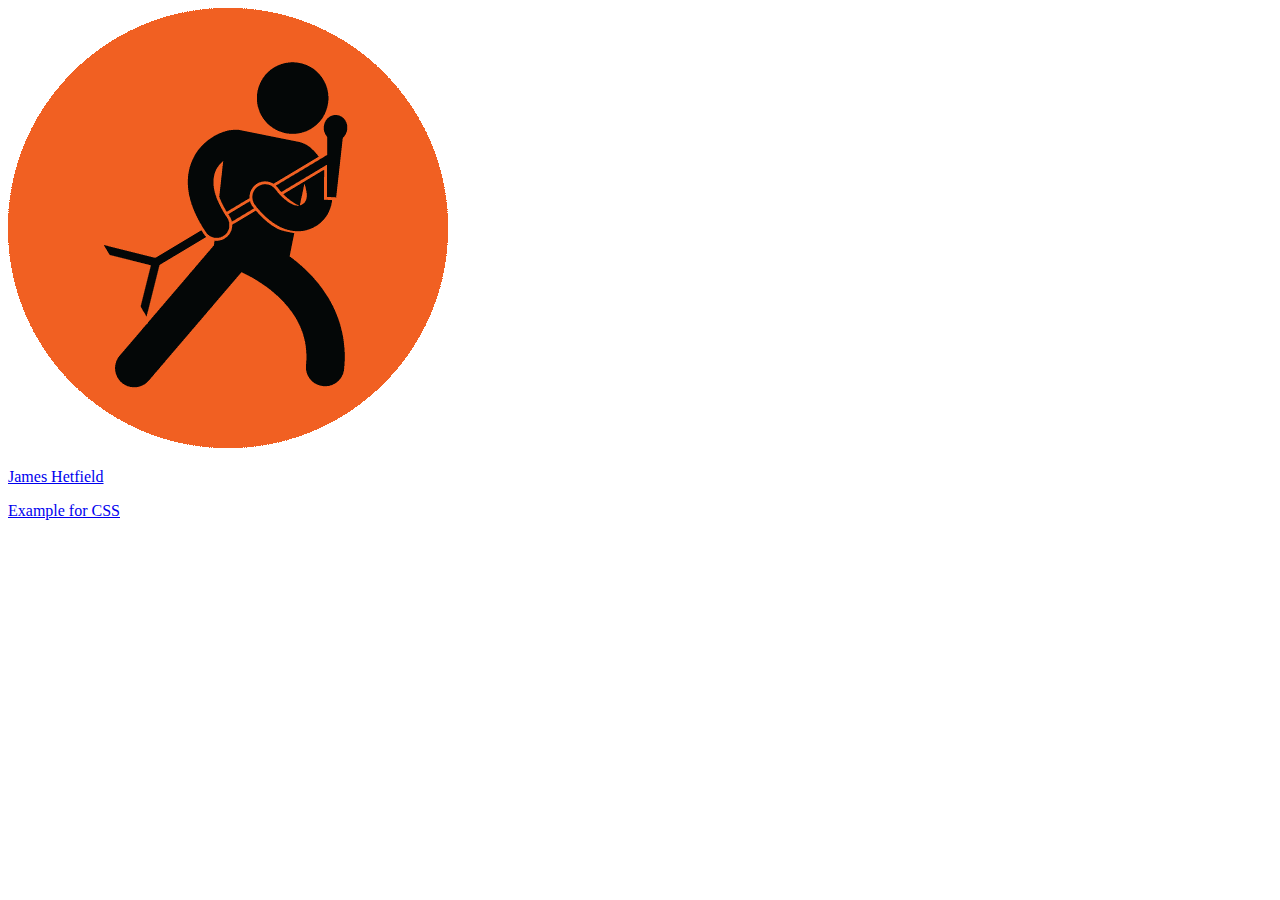
<file: index.html>
<!DOCTYPE html>
<html lang="en">
<head>
    <meta charset="UTF-8">
    <meta name="viewport" content="width=device-width, initial-scale=1.0">
    <meta http-equiv="X-UA-Compatible" content="ie=edge">
    <title>Documentaries</title>
</head>
<body>
    <img src="images/artist.png" alt="Frontmen">
    <p><a href="new.html">James Hetfield</a></p>
    <p><a href="example.html">Example for CSS</a></p>
</body>
</html>
</file>
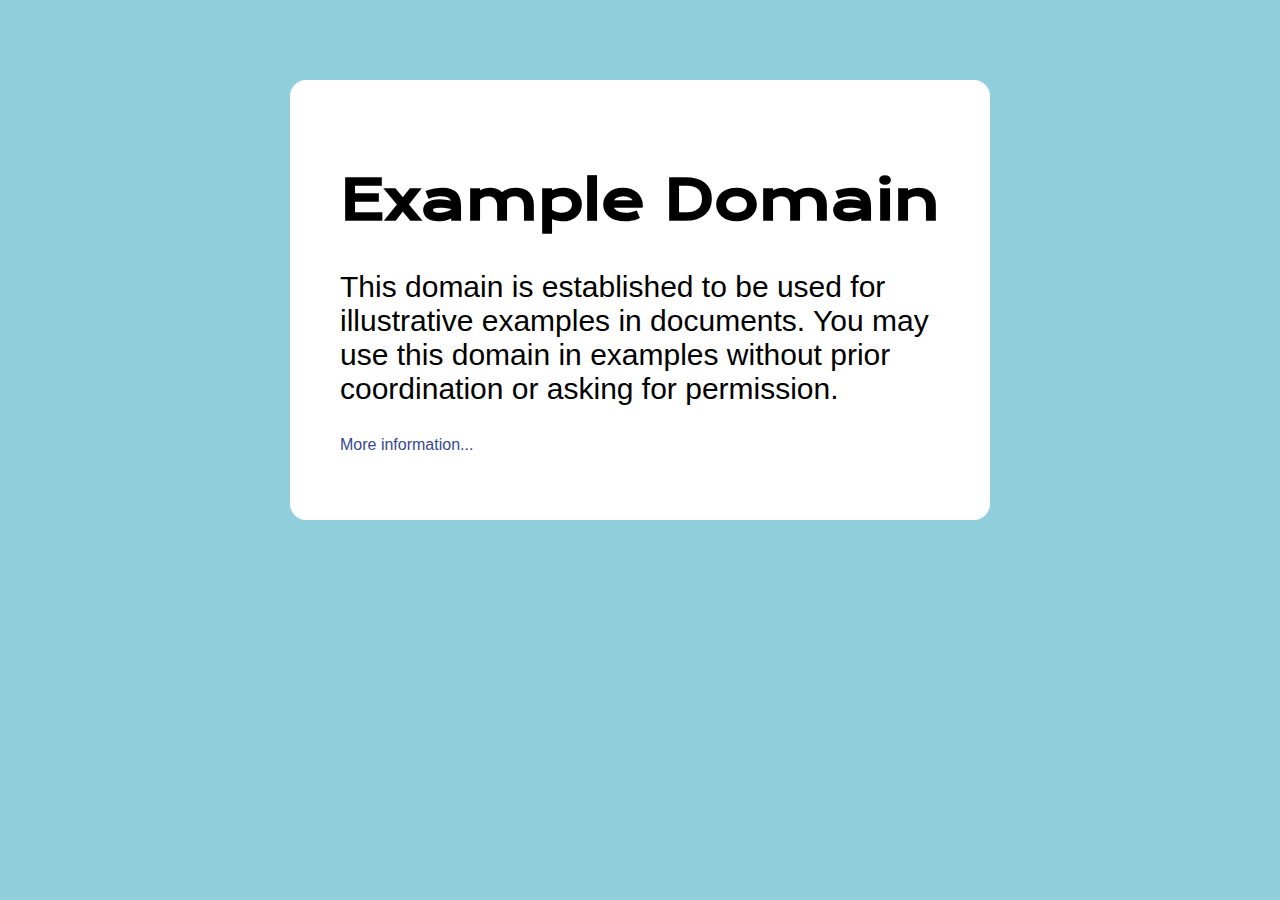
<file: example.html>
<!doctype html>
<html>
<head>
    <title>Example Domain</title>

    <meta charset="utf-8" />
    <meta http-equiv="Content-type" content="text/html; charset=utf-8" />
    <meta name="viewport" content="width=device-width, initial-scale=1" />
    <link href="https://fonts.googleapis.com/css?family=Krona+One" rel="stylesheet">
    <style type="text/css">
    body {
        background-color: #189bb37a;
        margin: 0;
        padding: 0;
        font-family: sans-serif;
        
    }

    h1 {
        font-family: 'Krona One', sans-serif;
        font-size: 54px;
        text-align: center;
    }
    div {
        width: 600px;
        margin: 5em auto;
        padding: 50px;
        background-color: #fff;
        border-radius: 1em;
    }
    a:link, a:visited {
        color: #38488f;
        text-decoration: none;
    }
    @media (max-width: 700px) {
        body {
            background-color: #fff;
        }
        div {
            width: auto;
            margin: 0 auto;
            border-radius: 0;
            padding: 1em;
        }
    }
    .first {font-size: 30px;
    }

    </style>    
</head>

<body>
<div>
    <h1>Example Domain</h1>
    <p class="first">This domain is established to be used for illustrative examples in documents. You may use this
    domain in examples without prior coordination or asking for permission.</p>
    <p><a href="http://www.iana.org/domains/example">More information...</a></p>
</div>
</body>
</html>
</file>
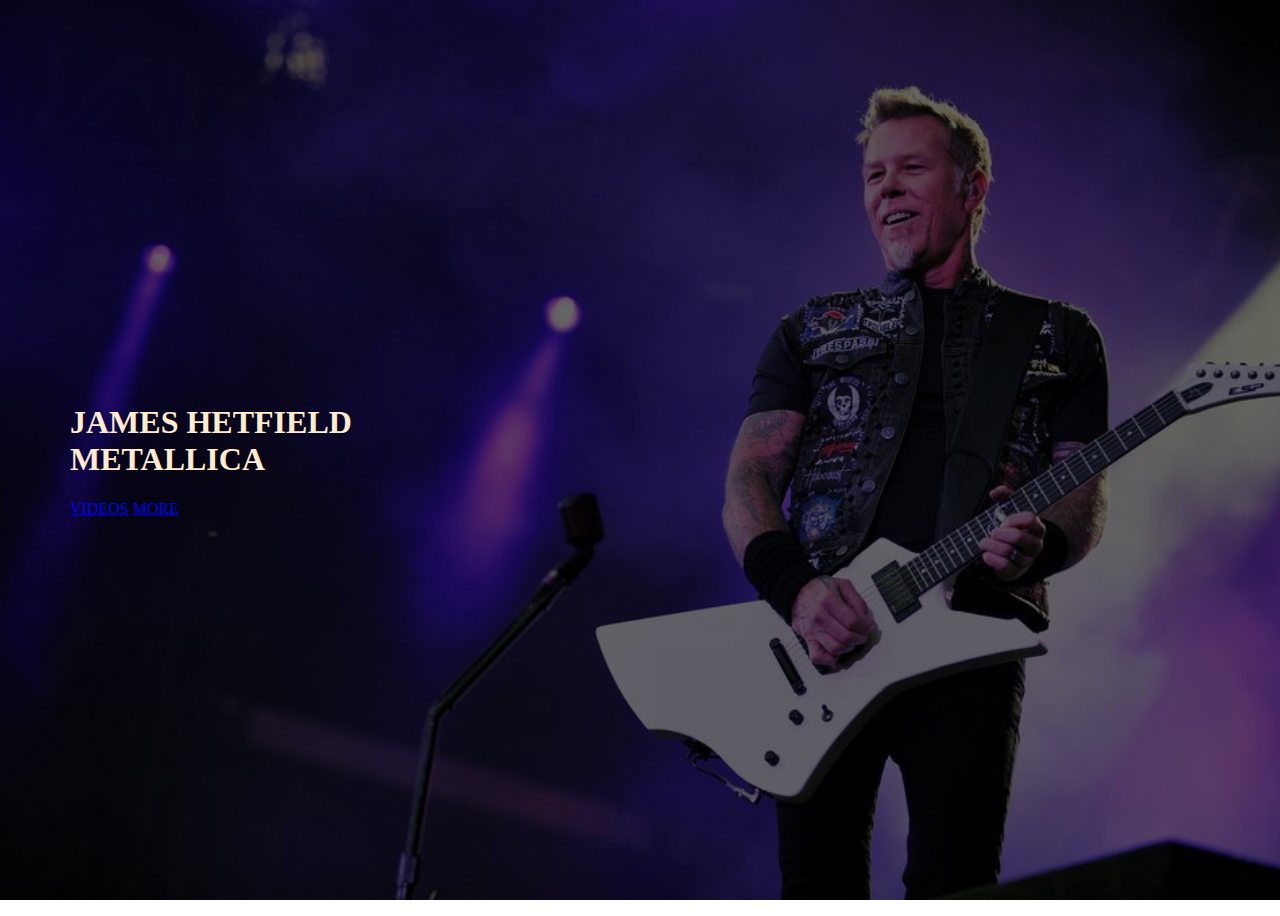
<file: new.html>
<!DOCTYPE html>

<html lang="en">

<head>
    <meta charset="UTF-8">
    <meta name="viewport" content="width=device-width, initial-scale=1.0">
    <meta http-equiv="X-UA-Compatible" content="ie=edge">
    <title>James Hetfield</title>

    <link rel="stylesheet" href="css/user/new.css">
</head>

<body>
    <header>  
            <div class="hero-text-box">
                    <h1>JAMES HETFIELD
                        <br>METALLICA</h1>
                    <a class="btn btn-full" href="videos.html">VIDEOS</a>
                    <a class="btn btn-ghost" href="#">MORE</a>
            </div>    
    </header>
</file>
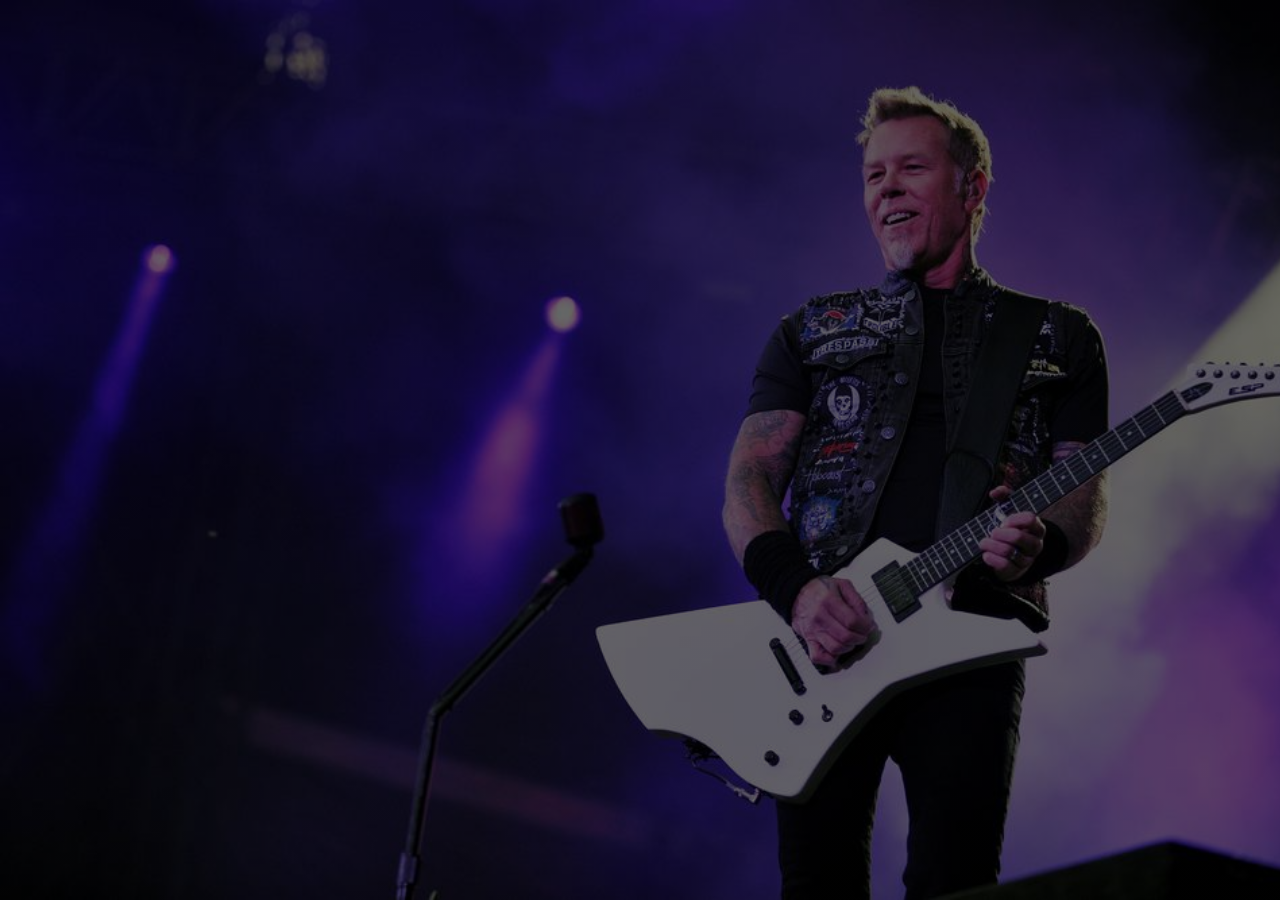
<file: videos.html>
<!DOCTYPE html>

<html lang="en">

<head>
    <meta charset="UTF-8">
    <meta name="viewport" content="width=device-width, initial-scale=1.0">
    <meta http-equiv="X-UA-Compatible" content="ie=edge">
    <title>James Hetfield videos</title>

    <link rel="stylesheet" href="css/user/new.css">
</head>
<body>
<iframe width="560" height="315" src="https://www.youtube.com/embed/IfalN7ZWLek" frameborder="0" allow="autoplay; encrypted-media" allowfullscreen></iframe>
</body>
</html>
</file>
<file: css/user/new.css>
body {
    background-image: linear-gradient( rgba(0, 0, 0, 0.6), rgba(0, 0, 0, 0.6) ), url("../../images/James3.jpg");
    background-repeat: no-repeat;
    background-size: cover;
    height: 100vh;
    background-attachment: fixed;
    display: flex;
    align-items: center;
    /* background-position: center; */
}
 
.hero-text-box {
    color: blanchedalmond;
    position: absolute;
    width: 1140px;
    top: 50%;
    left: 50%;
    -webkit-transform: translate(-50%, -50%);
    -ms-transform: translate(-50%, -50%);
    transform: translate(-50%, -50%);
}
</file>
